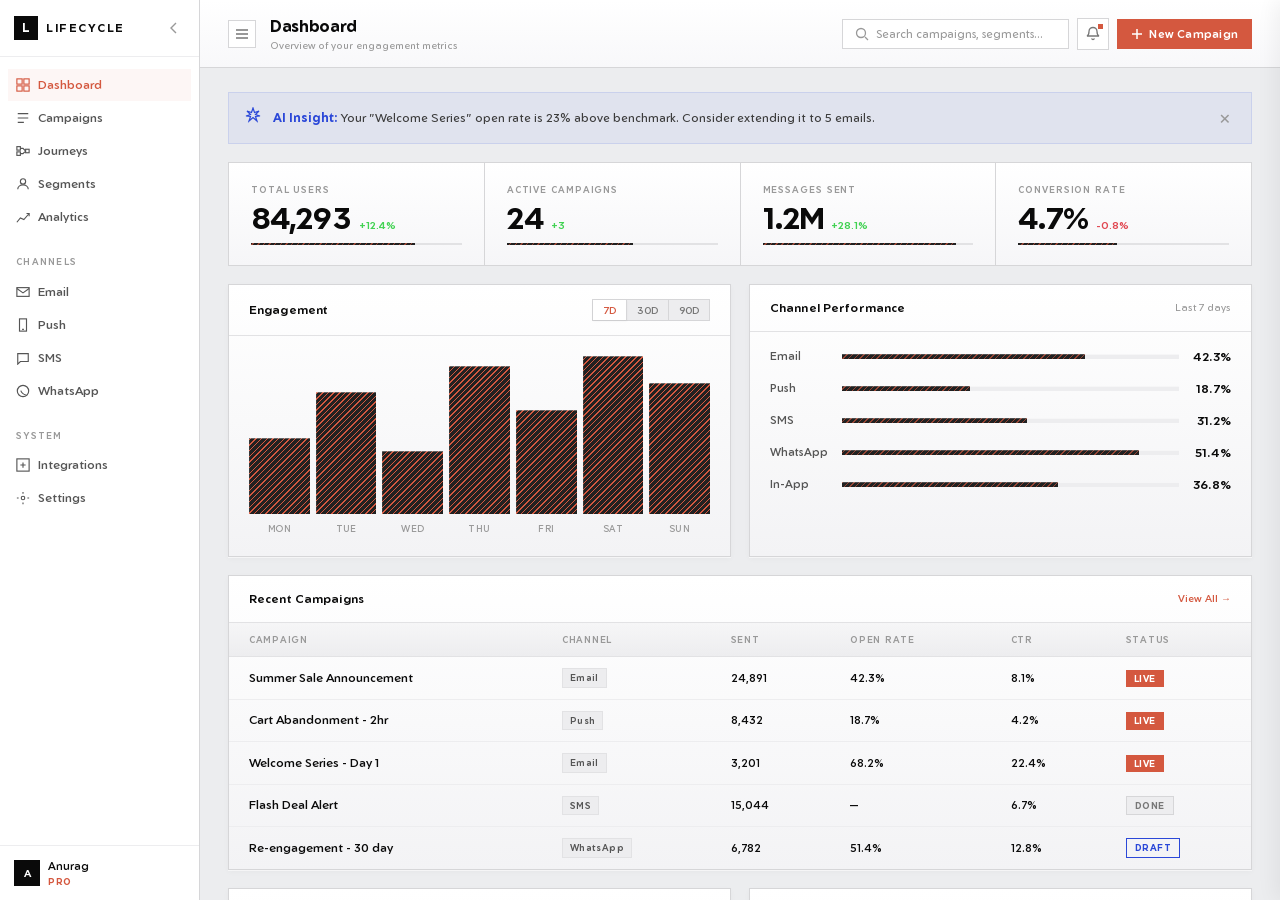
<file: index.html>
<!DOCTYPE html>
<html lang="en">
<head>
    <meta charset="UTF-8">
    <meta name="viewport" content="width=device-width, initial-scale=1.0">
    <title>Lifecycle — Dashboard</title>
    <link rel="stylesheet" href="styles.css">
</head>
<body>
    <div class="app">
        <!-- Sidebar -->
        <aside class="sidebar" id="sidebar">
            <div class="sidebar-header">
                <div class="logo">
                    <div class="logo-mark">L</div>
                    <span>LIFECYCLE</span>
                </div>
                <button class="sidebar-collapse-btn" id="sidebarCollapse" aria-label="Collapse sidebar">
                    <svg width="14" height="14" viewBox="0 0 14 14" fill="none">
                        <path d="M9 2L4 7L9 12" stroke="currentColor" stroke-width="1.4"/>
                    </svg>
                </button>
            </div>

            <nav class="sidebar-nav">
                <div class="nav-section">
                    <a href="#" class="nav-item active" data-page="dashboard">
                        <svg width="16" height="16" viewBox="0 0 16 16" fill="none">
                            <rect x="1" y="1" width="6" height="6" stroke="currentColor" stroke-width="1.3"/>
                            <rect x="9" y="1" width="6" height="6" stroke="currentColor" stroke-width="1.3"/>
                            <rect x="1" y="9" width="6" height="6" stroke="currentColor" stroke-width="1.3"/>
                            <rect x="9" y="9" width="6" height="6" stroke="currentColor" stroke-width="1.3"/>
                        </svg>
                        <span>Dashboard</span>
                    </a>
                    <a href="#" class="nav-item" data-page="campaigns">
                        <svg width="16" height="16" viewBox="0 0 16 16" fill="none">
                            <path d="M2 3H14M2 8H14M2 13H9" stroke="currentColor" stroke-width="1.3"/>
                        </svg>
                        <span>Campaigns</span>
                    </a>
                    <a href="#" class="nav-item" data-page="journeys">
                        <svg width="16" height="16" viewBox="0 0 16 16" fill="none">
                            <rect x="1" y="3" width="4" height="4" stroke="currentColor" stroke-width="1.3"/>
                            <rect x="11" y="6" width="4" height="4" stroke="currentColor" stroke-width="1.3"/>
                            <rect x="1" y="9" width="4" height="4" stroke="currentColor" stroke-width="1.3"/>
                            <path d="M5 5H8L11 8M5 11H8L11 8" stroke="currentColor" stroke-width="1.3"/>
                        </svg>
                        <span>Journeys</span>
                    </a>
                    <a href="#" class="nav-item" data-page="segments">
                        <svg width="16" height="16" viewBox="0 0 16 16" fill="none">
                            <circle cx="8" cy="5" r="3" stroke="currentColor" stroke-width="1.3"/>
                            <path d="M2 14C2 11.2 4.7 9 8 9C11.3 9 14 11.2 14 14" stroke="currentColor" stroke-width="1.3"/>
                        </svg>
                        <span>Segments</span>
                    </a>
                    <a href="#" class="nav-item" data-page="analytics">
                        <svg width="16" height="16" viewBox="0 0 16 16" fill="none">
                            <path d="M1 14L5 9L9 11L15 4" stroke="currentColor" stroke-width="1.3"/>
                            <path d="M12 4H15V7" stroke="currentColor" stroke-width="1.3"/>
                        </svg>
                        <span>Analytics</span>
                    </a>
                </div>

                <div class="nav-section">
                    <span class="nav-label">CHANNELS</span>
                    <a href="#" class="nav-item" data-page="email">
                        <svg width="16" height="16" viewBox="0 0 16 16" fill="none">
                            <rect x="1" y="3" width="14" height="10" stroke="currentColor" stroke-width="1.3"/>
                            <path d="M1 4L8 9L15 4" stroke="currentColor" stroke-width="1.3"/>
                        </svg>
                        <span>Email</span>
                    </a>
                    <a href="#" class="nav-item" data-page="push">
                        <svg width="16" height="16" viewBox="0 0 16 16" fill="none">
                            <rect x="4" y="1" width="8" height="14" stroke="currentColor" stroke-width="1.3"/>
                            <path d="M7 13H9" stroke="currentColor" stroke-width="1.3"/>
                        </svg>
                        <span>Push</span>
                    </a>
                    <a href="#" class="nav-item" data-page="sms">
                        <svg width="16" height="16" viewBox="0 0 16 16" fill="none">
                            <path d="M2 3H14V12H5L2 15V3Z" stroke="currentColor" stroke-width="1.3"/>
                        </svg>
                        <span>SMS</span>
                    </a>
                    <a href="#" class="nav-item" data-page="whatsapp">
                        <svg width="16" height="16" viewBox="0 0 16 16" fill="none">
                            <circle cx="8" cy="8" r="6.5" stroke="currentColor" stroke-width="1.3"/>
                            <path d="M5.5 7.5C5.5 7.5 6 9.5 8 11C10 12.5 11 12 11 12" stroke="currentColor" stroke-width="1.3"/>
                        </svg>
                        <span>WhatsApp</span>
                    </a>
                </div>

                <div class="nav-section">
                    <span class="nav-label">SYSTEM</span>
                    <a href="#" class="nav-item" data-page="integrations">
                        <svg width="16" height="16" viewBox="0 0 16 16" fill="none">
                            <rect x="1" y="1" width="14" height="14" stroke="currentColor" stroke-width="1.3"/>
                            <path d="M5 8H11M8 5V11" stroke="currentColor" stroke-width="1.3"/>
                        </svg>
                        <span>Integrations</span>
                    </a>
                    <a href="#" class="nav-item" data-page="settings">
                        <svg width="16" height="16" viewBox="0 0 16 16" fill="none">
                            <circle cx="8" cy="8" r="2" stroke="currentColor" stroke-width="1.3"/>
                            <path d="M8 1V3M8 13V15M1 8H3M13 8H15" stroke="currentColor" stroke-width="1.3"/>
                        </svg>
                        <span>Settings</span>
                    </a>
                </div>
            </nav>

            <div class="sidebar-footer">
                <div class="user-info">
                    <div class="user-avatar">A</div>
                    <div class="user-details">
                        <span class="user-name">Anurag</span>
                        <span class="user-plan">PRO</span>
                    </div>
                </div>
            </div>
        </aside>

        <!-- Main Content -->
        <main class="main">
            <!-- Top Bar -->
            <header class="topbar">
                <div class="topbar-left">
                    <button class="sidebar-toggle-btn" id="sidebarExpand" aria-label="Toggle sidebar">
                        <svg width="16" height="16" viewBox="0 0 16 16" fill="none">
                            <path d="M2 4H14M2 8H14M2 12H14" stroke="currentColor" stroke-width="1.4"/>
                        </svg>
                    </button>
                    <div class="topbar-title-group">
                        <h1 class="page-title">Dashboard</h1>
                        <span class="page-subtitle">Overview of your engagement metrics</span>
                    </div>
                </div>
                <div class="topbar-right">
                    <div class="search-box">
                        <svg width="14" height="14" viewBox="0 0 14 14" fill="none">
                            <circle cx="6" cy="6" r="4.5" stroke="currentColor" stroke-width="1.3"/>
                            <path d="M10 10L13 13" stroke="currentColor" stroke-width="1.3"/>
                        </svg>
                        <input type="text" placeholder="Search campaigns, segments..." />
                    </div>
                    <button class="topbar-icon-btn" id="notifBtn">
                        <svg width="16" height="16" viewBox="0 0 16 16" fill="none">
                            <path d="M12 5.5C12 3 10.2 1.5 8 1.5C5.8 1.5 4 3 4 5.5C4 9 2 10 2 10H14C14 10 12 9 12 5.5Z" stroke="currentColor" stroke-width="1.3"/>
                            <path d="M6.5 12.5C6.8 13 7.3 13.5 8 13.5C8.7 13.5 9.2 13 9.5 12.5" stroke="currentColor" stroke-width="1.3"/>
                        </svg>
                        <span class="notification-dot"></span>
                    </button>
                    <button class="btn-create" id="newCampaignBtn">
                        <svg width="12" height="12" viewBox="0 0 12 12" fill="none">
                            <path d="M6 1V11M1 6H11" stroke="currentColor" stroke-width="1.5"/>
                        </svg>
                        New Campaign
                    </button>
                </div>
            </header>

            <!-- Dashboard Content -->
            <div class="content">
                <!-- AI Assistant Banner -->
                <div class="ai-banner" id="aiBanner">
                    <div class="ai-banner-icon">
                        <svg width="16" height="16" viewBox="0 0 16 16" fill="none">
                            <path d="M8 1L9.5 5.5L14 4L10.5 7.5L15 9L10.5 9.5L12 14L8 10.5L4 14L5.5 9.5L1 9L5.5 7.5L2 4L6.5 5.5L8 1Z" stroke="currentColor" stroke-width="1.2"/>
                        </svg>
                    </div>
                    <div class="ai-banner-content">
                        <p class="ai-banner-text"><strong>AI Insight:</strong> <span id="aiInsightText">Your "Welcome Series" open rate is 23% above benchmark. Consider extending it to 5 emails.</span></p>
                    </div>
                    <button class="ai-banner-dismiss" id="aiBannerDismiss">×</button>
                </div>

                <!-- Stats Row -->
                <div class="stats-grid">
                    <div class="stat-card" data-tooltip="12.4% increase from last week">
                        <span class="stat-label">TOTAL USERS</span>
                        <div class="stat-row">
                            <span class="stat-value" data-target="84293">0</span>
                            <span class="stat-change up">+12.4%</span>
                        </div>
                        <div class="stat-bar"><div class="stat-bar-fill" style="width: 78%"></div></div>
                    </div>
                    <div class="stat-card" data-tooltip="3 new campaigns launched this week">
                        <span class="stat-label">ACTIVE CAMPAIGNS</span>
                        <div class="stat-row">
                            <span class="stat-value" data-target="24">0</span>
                            <span class="stat-change up">+3</span>
                        </div>
                        <div class="stat-bar"><div class="stat-bar-fill" style="width: 60%"></div></div>
                    </div>
                    <div class="stat-card" data-tooltip="Across all channels in last 30 days">
                        <span class="stat-label">MESSAGES SENT</span>
                        <div class="stat-row">
                            <span class="stat-value" data-target="1200000" data-suffix="M" data-divide="1000000">0</span>
                            <span class="stat-change up">+28.1%</span>
                        </div>
                        <div class="stat-bar"><div class="stat-bar-fill" style="width: 92%"></div></div>
                    </div>
                    <div class="stat-card" data-tooltip="Slight dip — review cart abandonment flow">
                        <span class="stat-label">CONVERSION RATE</span>
                        <div class="stat-row">
                            <span class="stat-value" data-target="4.7" data-suffix="%" data-decimal="true">0</span>
                            <span class="stat-change down">-0.8%</span>
                        </div>
                        <div class="stat-bar"><div class="stat-bar-fill" style="width: 47%"></div></div>
                    </div>
                </div>

                <!-- Main Grid -->
                <div class="grid-2col">
                    <!-- Chart -->
                    <div class="card">
                        <div class="card-head">
                            <h3>Engagement</h3>
                            <div class="toggle-group">
                                <button class="toggle-btn active">7D</button>
                                <button class="toggle-btn">30D</button>
                                <button class="toggle-btn">90D</button>
                            </div>
                        </div>
                        <div class="chart-body">
                            <div class="chart-grid">
                                <div class="chart-col" data-value="18,420">
                                    <div class="bar" style="height: 42%"></div>
                                    <span>Mon</span>
                                </div>
                                <div class="chart-col" data-value="29,180">
                                    <div class="bar" style="height: 68%"></div>
                                    <span>Tue</span>
                                </div>
                                <div class="chart-col" data-value="14,900">
                                    <div class="bar" style="height: 35%"></div>
                                    <span>Wed</span>
                                </div>
                                <div class="chart-col" data-value="35,640">
                                    <div class="bar" style="height: 82%"></div>
                                    <span>Thu</span>
                                </div>
                                <div class="chart-col" data-value="24,100">
                                    <div class="bar" style="height: 58%"></div>
                                    <span>Fri</span>
                                </div>
                                <div class="chart-col" data-value="41,300">
                                    <div class="bar" style="height: 91%"></div>
                                    <span>Sat</span>
                                </div>
                                <div class="chart-col" data-value="31,800">
                                    <div class="bar" style="height: 73%"></div>
                                    <span>Sun</span>
                                </div>
                            </div>
                        </div>
                    </div>

                    <!-- Channel Split -->
                    <div class="card">
                        <div class="card-head">
                            <h3>Channel Performance</h3>
                            <span class="card-period">Last 7 days</span>
                        </div>
                        <div class="channel-list">
                            <div class="channel-row">
                                <span class="channel-name">Email</span>
                                <div class="channel-bar-wrap"><div class="channel-bar" style="width: 72%"></div></div>
                                <span class="channel-val">42.3%</span>
                            </div>
                            <div class="channel-row">
                                <span class="channel-name">Push</span>
                                <div class="channel-bar-wrap"><div class="channel-bar" style="width: 38%"></div></div>
                                <span class="channel-val">18.7%</span>
                            </div>
                            <div class="channel-row">
                                <span class="channel-name">SMS</span>
                                <div class="channel-bar-wrap"><div class="channel-bar" style="width: 55%"></div></div>
                                <span class="channel-val">31.2%</span>
                            </div>
                            <div class="channel-row">
                                <span class="channel-name">WhatsApp</span>
                                <div class="channel-bar-wrap"><div class="channel-bar" style="width: 88%"></div></div>
                                <span class="channel-val">51.4%</span>
                            </div>
                            <div class="channel-row">
                                <span class="channel-name">In-App</span>
                                <div class="channel-bar-wrap"><div class="channel-bar" style="width: 64%"></div></div>
                                <span class="channel-val">36.8%</span>
                            </div>
                        </div>
                    </div>
                </div>

                <!-- Campaigns Table -->
                <div class="card">
                    <div class="card-head">
                        <h3>Recent Campaigns</h3>
                        <a href="#" class="card-action">View All →</a>
                    </div>
                    <div class="table-wrap">
                        <table>
                            <thead>
                                <tr>
                                    <th>CAMPAIGN</th>
                                    <th>CHANNEL</th>
                                    <th>SENT</th>
                                    <th>OPEN RATE</th>
                                    <th>CTR</th>
                                    <th>STATUS</th>
                                </tr>
                            </thead>
                            <tbody>
                                <tr>
                                    <td class="td-name">Summer Sale Announcement</td>
                                    <td><span class="badge">Email</span></td>
                                    <td class="td-num">24,891</td>
                                    <td class="td-num">42.3%</td>
                                    <td class="td-num">8.1%</td>
                                    <td><span class="status live">LIVE</span></td>
                                </tr>
                                <tr>
                                    <td class="td-name">Cart Abandonment - 2hr</td>
                                    <td><span class="badge">Push</span></td>
                                    <td class="td-num">8,432</td>
                                    <td class="td-num">18.7%</td>
                                    <td class="td-num">4.2%</td>
                                    <td><span class="status live">LIVE</span></td>
                                </tr>
                                <tr>
                                    <td class="td-name">Welcome Series - Day 1</td>
                                    <td><span class="badge">Email</span></td>
                                    <td class="td-num">3,201</td>
                                    <td class="td-num">68.2%</td>
                                    <td class="td-num">22.4%</td>
                                    <td><span class="status live">LIVE</span></td>
                                </tr>
                                <tr>
                                    <td class="td-name">Flash Deal Alert</td>
                                    <td><span class="badge">SMS</span></td>
                                    <td class="td-num">15,044</td>
                                    <td class="td-num">—</td>
                                    <td class="td-num">6.7%</td>
                                    <td><span class="status done">DONE</span></td>
                                </tr>
                                <tr>
                                    <td class="td-name">Re-engagement - 30 day</td>
                                    <td><span class="badge">WhatsApp</span></td>
                                    <td class="td-num">6,782</td>
                                    <td class="td-num">51.4%</td>
                                    <td class="td-num">12.8%</td>
                                    <td><span class="status draft">DRAFT</span></td>
                                </tr>
                            </tbody>
                        </table>
                    </div>
                </div>

                <!-- Bottom Grid -->
                <div class="grid-2col">
                    <!-- Active Journeys -->
                    <div class="card">
                        <div class="card-head">
                            <h3>Active Journeys</h3>
                            <a href="#" class="card-action">Manage →</a>
                        </div>
                        <div class="journey-list">
                            <div class="journey-row">
                                <div class="journey-info">
                                    <span class="journey-name">Onboarding Flow</span>
                                    <span class="journey-meta">5 steps · 12,340 users</span>
                                </div>
                                <div class="journey-bar-wrap"><div class="journey-bar" style="width: 72%"></div></div>
                                <span class="journey-pct">72%</span>
                            </div>
                            <div class="journey-row">
                                <div class="journey-info">
                                    <span class="journey-name">Post-Purchase Nurture</span>
                                    <span class="journey-meta">8 steps · 5,891 users</span>
                                </div>
                                <div class="journey-bar-wrap"><div class="journey-bar" style="width: 45%"></div></div>
                                <span class="journey-pct">45%</span>
                            </div>
                            <div class="journey-row">
                                <div class="journey-info">
                                    <span class="journey-name">Win-back Campaign</span>
                                    <span class="journey-meta">3 steps · 2,104 users</span>
                                </div>
                                <div class="journey-bar-wrap"><div class="journey-bar" style="width: 28%"></div></div>
                                <span class="journey-pct">28%</span>
                            </div>
                            <div class="journey-row">
                                <div class="journey-info">
                                    <span class="journey-name">Loyalty Tier Upgrade</span>
                                    <span class="journey-meta">4 steps · 890 users</span>
                                </div>
                                <div class="journey-bar-wrap"><div class="journey-bar" style="width: 91%"></div></div>
                                <span class="journey-pct">91%</span>
                            </div>
                        </div>
                    </div>

                    <!-- Activity Feed -->
                    <div class="card">
                        <div class="card-head">
                            <h3>Live Activity</h3>
                            <span class="live-indicator"><span class="live-dot"></span> Real-time</span>
                        </div>
                        <div class="feed" id="activityFeed">
                            <div class="feed-item feed-enter">
                                <div class="feed-dot"></div>
                                <div class="feed-body">
                                    <p><strong>Summer Sale</strong> campaign went live</p>
                                    <span>2 min ago</span>
                                </div>
                            </div>
                            <div class="feed-item">
                                <div class="feed-dot"></div>
                                <div class="feed-body">
                                    <p>Segment <strong>High-Value Churning</strong> created</p>
                                    <span>18 min ago</span>
                                </div>
                            </div>
                            <div class="feed-item">
                                <div class="feed-dot"></div>
                                <div class="feed-body">
                                    <p><strong>Welcome Series</strong> hit 68% open rate</p>
                                    <span>1 hr ago</span>
                                </div>
                            </div>
                            <div class="feed-item">
                                <div class="feed-dot"></div>
                                <div class="feed-body">
                                    <p>Shopify synced <strong>1,204</strong> new users</p>
                                    <span>3 hr ago</span>
                                </div>
                            </div>
                            <div class="feed-item">
                                <div class="feed-dot"></div>
                                <div class="feed-body">
                                    <p><strong>Flash Deal</strong> completed — 6.7% CTR</p>
                                    <span>5 hr ago</span>
                                </div>
                            </div>
                        </div>
                    </div>
                </div>
            </div>
        </main>
    </div>

    <!-- Tooltip -->
    <div class="tooltip" id="tooltip"></div>

    <!-- Notification Panel -->
    <div class="notif-panel" id="notifPanel">
        <div class="notif-header">
            <h4>Notifications</h4>
            <button class="notif-close" id="notifClose">×</button>
        </div>
        <div class="notif-list">
            <div class="notif-item unread">
                <div class="notif-dot"></div>
                <div class="notif-content">
                    <p><strong>Campaign Alert:</strong> "Summer Sale" exceeded 40% open rate</p>
                    <span>2 min ago</span>
                </div>
            </div>
            <div class="notif-item unread">
                <div class="notif-dot"></div>
                <div class="notif-content">
                    <p><strong>Segment Update:</strong> 1,204 users added from Shopify sync</p>
                    <span>3 hr ago</span>
                </div>
            </div>
            <div class="notif-item">
                <div class="notif-dot"></div>
                <div class="notif-content">
                    <p><strong>Journey Complete:</strong> Loyalty Tier at 91% completion</p>
                    <span>5 hr ago</span>
                </div>
            </div>
        </div>
    </div>

    <!-- Command Palette -->
    <div class="cmd-palette-overlay" id="cmdPalette">
        <div class="cmd-palette">
            <div class="cmd-palette-input">
                <svg width="16" height="16" viewBox="0 0 16 16" fill="none">
                    <circle cx="7" cy="7" r="5" stroke="currentColor" stroke-width="1.3"/>
                    <path d="M11 11L14 14" stroke="currentColor" stroke-width="1.3"/>
                </svg>
                <input type="text" id="cmdInput" placeholder="Type a command or search..." autocomplete="off" />
            </div>
            <div class="cmd-palette-results" id="cmdResults">
                <div class="cmd-result selected" data-action="new-campaign">
                    <div class="cmd-result-icon"><svg width="12" height="12" viewBox="0 0 12 12" fill="none"><path d="M6 1V11M1 6H11" stroke="currentColor" stroke-width="1.5"/></svg></div>
                    <div class="cmd-result-text"><span class="cmd-result-name">New Campaign</span><span class="cmd-result-desc">Create a new campaign from scratch</span></div>
                </div>
                <div class="cmd-result" data-action="new-journey">
                    <div class="cmd-result-icon"><svg width="12" height="12" viewBox="0 0 12 12" fill="none"><rect x="1" y="2" width="3" height="3" stroke="currentColor" stroke-width="1.2"/><rect x="8" y="4.5" width="3" height="3" stroke="currentColor" stroke-width="1.2"/><path d="M4 3.5H6L8 6" stroke="currentColor" stroke-width="1.2"/></svg></div>
                    <div class="cmd-result-text"><span class="cmd-result-name">New Journey</span><span class="cmd-result-desc">Build an automated customer journey</span></div>
                </div>
                <div class="cmd-result" data-action="create-segment">
                    <div class="cmd-result-icon"><svg width="12" height="12" viewBox="0 0 12 12" fill="none"><circle cx="6" cy="4" r="2.5" stroke="currentColor" stroke-width="1.2"/><path d="M2 11C2 8.8 3.8 7 6 7C8.2 7 10 8.8 10 11" stroke="currentColor" stroke-width="1.2"/></svg></div>
                    <div class="cmd-result-text"><span class="cmd-result-name">Create Segment</span><span class="cmd-result-desc">Define a new audience segment</span></div>
                </div>
                <div class="cmd-result" data-action="view-analytics">
                    <div class="cmd-result-icon"><svg width="12" height="12" viewBox="0 0 12 12" fill="none"><path d="M1 10L4 6L7 8L11 3" stroke="currentColor" stroke-width="1.2"/></svg></div>
                    <div class="cmd-result-text"><span class="cmd-result-name">View Analytics</span><span class="cmd-result-desc">Open the analytics dashboard</span></div>
                </div>
                <div class="cmd-result" data-action="settings">
                    <div class="cmd-result-icon"><svg width="12" height="12" viewBox="0 0 12 12" fill="none"><circle cx="6" cy="6" r="2" stroke="currentColor" stroke-width="1.2"/><path d="M6 1V2.5M6 9.5V11M1 6H2.5M9.5 6H11" stroke="currentColor" stroke-width="1.2"/></svg></div>
                    <div class="cmd-result-text"><span class="cmd-result-name">Settings</span><span class="cmd-result-desc">Manage account and preferences</span></div>
                </div>
            </div>
            <div class="cmd-palette-footer">
                <span class="cmd-shortcut"><kbd>↑↓</kbd> Navigate</span>
                <span class="cmd-shortcut"><kbd>↵</kbd> Select</span>
                <span class="cmd-shortcut"><kbd>Esc</kbd> Close</span>
            </div>
        </div>
    </div>

    <!-- Toast Notifications -->
    <div class="toast-container" id="toastContainer"></div>

    <script src="script.js"></script>
</body>
</html>
</file>
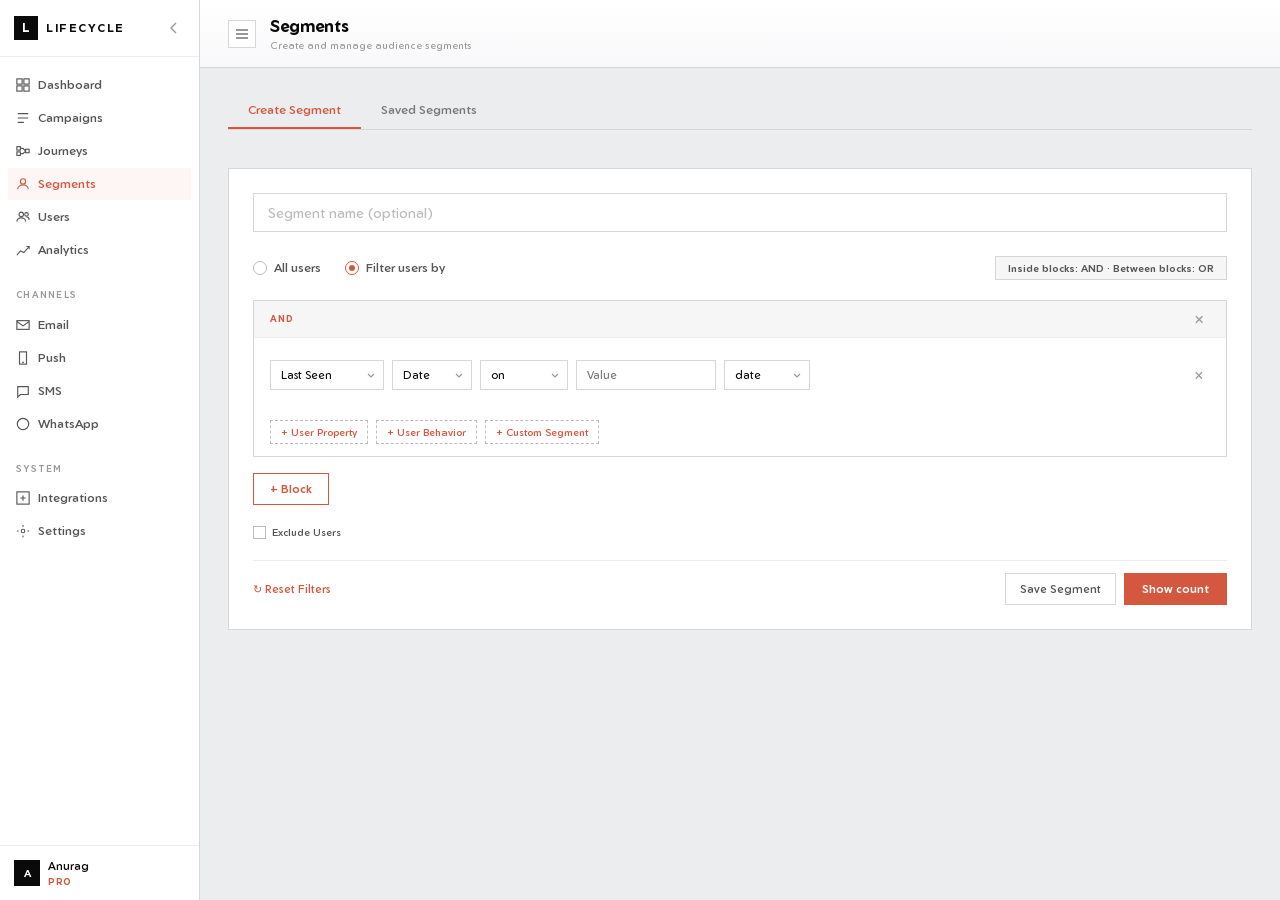
<file: segments.html>
<!DOCTYPE html>
<html lang="en">
<head>
    <meta charset="UTF-8">
    <meta name="viewport" content="width=device-width, initial-scale=1.0">
    <title>Lifecycle — Segments</title>
    <link rel="stylesheet" href="styles.css">
    <link rel="stylesheet" href="segments.css">
</head>
<body>
    <div class="app">
        <aside class="sidebar" id="sidebar">
            <div class="sidebar-header">
                <div class="logo"><div class="logo-mark">L</div><span>LIFECYCLE</span></div>
                <button class="sidebar-collapse-btn" id="sidebarCollapse"><svg width="14" height="14" viewBox="0 0 14 14" fill="none"><path d="M9 2L4 7L9 12" stroke="currentColor" stroke-width="1.4"/></svg></button>
            </div>
            <nav class="sidebar-nav">
                <div class="nav-section">
                    <a href="index.html" class="nav-item"><svg width="16" height="16" viewBox="0 0 16 16" fill="none"><rect x="1" y="1" width="6" height="6" stroke="currentColor" stroke-width="1.3"/><rect x="9" y="1" width="6" height="6" stroke="currentColor" stroke-width="1.3"/><rect x="1" y="9" width="6" height="6" stroke="currentColor" stroke-width="1.3"/><rect x="9" y="9" width="6" height="6" stroke="currentColor" stroke-width="1.3"/></svg><span>Dashboard</span></a>
                    <a href="#" class="nav-item"><svg width="16" height="16" viewBox="0 0 16 16" fill="none"><path d="M2 3H14M2 8H14M2 13H9" stroke="currentColor" stroke-width="1.3"/></svg><span>Campaigns</span></a>
                    <a href="#" class="nav-item"><svg width="16" height="16" viewBox="0 0 16 16" fill="none"><rect x="1" y="3" width="4" height="4" stroke="currentColor" stroke-width="1.3"/><rect x="11" y="6" width="4" height="4" stroke="currentColor" stroke-width="1.3"/><rect x="1" y="9" width="4" height="4" stroke="currentColor" stroke-width="1.3"/><path d="M5 5H8L11 8M5 11H8L11 8" stroke="currentColor" stroke-width="1.3"/></svg><span>Journeys</span></a>
                    <a href="segments.html" class="nav-item active"><svg width="16" height="16" viewBox="0 0 16 16" fill="none"><circle cx="8" cy="5" r="3" stroke="currentColor" stroke-width="1.3"/><path d="M2 14C2 11.2 4.7 9 8 9C11.3 9 14 11.2 14 14" stroke="currentColor" stroke-width="1.3"/></svg><span>Segments</span></a>
                    <a href="users.html" class="nav-item"><svg width="16" height="16" viewBox="0 0 16 16" fill="none"><circle cx="6" cy="5" r="2.5" stroke="currentColor" stroke-width="1.3"/><path d="M1 13C1 10.8 3.2 9 6 9C8.8 9 11 10.8 11 13" stroke="currentColor" stroke-width="1.3"/><circle cx="12" cy="5" r="2" stroke="currentColor" stroke-width="1.3"/><path d="M12 8C13.7 8 15 9.3 15 11" stroke="currentColor" stroke-width="1.3"/></svg><span>Users</span></a>
                    <a href="#" class="nav-item"><svg width="16" height="16" viewBox="0 0 16 16" fill="none"><path d="M1 14L5 9L9 11L15 4" stroke="currentColor" stroke-width="1.3"/><path d="M12 4H15V7" stroke="currentColor" stroke-width="1.3"/></svg><span>Analytics</span></a>
                </div>
                <div class="nav-section">
                    <span class="nav-label">CHANNELS</span>
                    <a href="#" class="nav-item"><svg width="16" height="16" viewBox="0 0 16 16" fill="none"><rect x="1" y="3" width="14" height="10" stroke="currentColor" stroke-width="1.3"/><path d="M1 4L8 9L15 4" stroke="currentColor" stroke-width="1.3"/></svg><span>Email</span></a>
                    <a href="#" class="nav-item"><svg width="16" height="16" viewBox="0 0 16 16" fill="none"><rect x="4" y="1" width="8" height="14" stroke="currentColor" stroke-width="1.3"/><path d="M7 13H9" stroke="currentColor" stroke-width="1.3"/></svg><span>Push</span></a>
                    <a href="#" class="nav-item"><svg width="16" height="16" viewBox="0 0 16 16" fill="none"><path d="M2 3H14V12H5L2 15V3Z" stroke="currentColor" stroke-width="1.3"/></svg><span>SMS</span></a>
                    <a href="#" class="nav-item"><svg width="16" height="16" viewBox="0 0 16 16" fill="none"><circle cx="8" cy="8" r="6.5" stroke="currentColor" stroke-width="1.3"/></svg><span>WhatsApp</span></a>
                </div>
                <div class="nav-section">
                    <span class="nav-label">SYSTEM</span>
                    <a href="#" class="nav-item"><svg width="16" height="16" viewBox="0 0 16 16" fill="none"><rect x="1" y="1" width="14" height="14" stroke="currentColor" stroke-width="1.3"/><path d="M5 8H11M8 5V11" stroke="currentColor" stroke-width="1.3"/></svg><span>Integrations</span></a>
                    <a href="#" class="nav-item"><svg width="16" height="16" viewBox="0 0 16 16" fill="none"><circle cx="8" cy="8" r="2" stroke="currentColor" stroke-width="1.3"/><path d="M8 1V3M8 13V15M1 8H3M13 8H15" stroke="currentColor" stroke-width="1.3"/></svg><span>Settings</span></a>
                </div>
            </nav>
            <div class="sidebar-footer"><div class="user-info"><div class="user-avatar">A</div><div class="user-details"><span class="user-name">Anurag</span><span class="user-plan">PRO</span></div></div></div>
        </aside>

        <main class="main">
            <header class="topbar">
                <div class="topbar-left">
                    <button class="sidebar-toggle-btn" id="sidebarExpand"><svg width="16" height="16" viewBox="0 0 16 16" fill="none"><path d="M2 4H14M2 8H14M2 12H14" stroke="currentColor" stroke-width="1.4"/></svg></button>
                    <div class="topbar-title-group">
                        <h1 class="page-title">Segments</h1>
                        <span class="page-subtitle">Create and manage audience segments</span>
                    </div>
                </div>
            </header>

            <div class="content">
                <!-- Page Tabs -->
                <div class="page-tabs">
                    <button class="page-tab active" data-tab="create">Create Segment</button>
                    <button class="page-tab" data-tab="saved">Saved Segments</button>
                </div>

                <!-- TAB: Create Segment -->
                <div class="tab-content" id="tabCreate">
                    <div class="segment-builder-card">
                        <!-- Segment Name -->
                        <div class="segment-name-row">
                            <input type="text" id="segmentNameInput" placeholder="Segment name (optional)" class="segment-name-input" />
                        </div>

                        <!-- Mode Toggle -->
                        <div class="builder-mode-row">
                            <label class="radio-label"><input type="radio" name="mode" value="all" /><span class="radio-custom"></span> All users</label>
                            <label class="radio-label"><input type="radio" name="mode" value="filter" checked /><span class="radio-custom"></span> Filter users by</label>
                            <button class="logic-toggle-btn" id="logicToggle">Inside blocks: AND · Between blocks: OR</button>
                        </div>

                        <div class="filter-area">
                            <div class="filter-groups" id="filterGroups"></div>
                            <div class="add-filter-row">
                                <button class="add-filter-btn" id="addFilterBtn">+ Block</button>
                            </div>
                            <div class="exclude-row">
                                <label class="checkbox-label"><input type="checkbox" id="excludeToggle" /><span class="checkbox-custom"></span> Exclude Users</label>
                            </div>
                            <div class="exclude-section" id="excludeSection" style="display:none">
                                <div class="filter-groups" id="excludeGroups"></div>
                                <div class="add-filter-row"><button class="add-filter-btn secondary" id="addExcludeFilterBtn">+ Exclude Block</button></div>
                            </div>
                        </div>

                        <div class="builder-actions-row">
                            <button class="reset-btn" id="resetBtn">↻ Reset Filters</button>
                            <div class="builder-actions-right">
                                <button class="actions-btn" id="saveSegmentBtn">Save Segment</button>
                                <button class="show-count-btn" id="showCountBtn">Show count</button>
                            </div>
                        </div>

                        <div class="query-results" id="queryResults" style="display:none">
                            <div class="results-header"><h4>Query Results</h4></div>
                            <table class="results-table">
                                <thead><tr><th>Query Time</th><th>Description</th><th>Source</th><th>User Count</th><th>Reachable Users</th></tr></thead>
                                <tbody id="queryResultsBody"></tbody>
                            </table>
                        </div>
                    </div>
                </div>

                <!-- TAB: Saved Segments -->
                <div class="tab-content" id="tabSaved" style="display:none">
                    <div class="card">
                        <div class="card-head"><h3>Saved Segments</h3><span class="card-period" id="savedCount">0 segments</span></div>
                        <div class="table-wrap">
                            <table>
                                <thead><tr><th>NAME</th><th>CONDITIONS</th><th>USERS</th><th>CREATED</th><th></th></tr></thead>
                                <tbody id="savedSegmentsBody"></tbody>
                            </table>
                        </div>
                    </div>
                </div>

                <!-- Segment Detail View -->
                <div class="tab-content" id="tabDetail" style="display:none">
                    <div class="card">
                        <div class="card-head">
                            <h3 id="detailTitle">Segment Detail</h3>
                            <button class="btn-back" id="backToSaved">← Back</button>
                        </div>
                        <div class="detail-content">
                            <div class="detail-meta">
                                <div class="detail-desc" id="detailDesc"></div>
                                <div class="detail-stats">
                                    <span class="detail-stat"><strong id="detailUserCount">0</strong> users</span>
                                    <span class="detail-stat">Created <span id="detailDate"></span></span>
                                </div>
                            </div>
                            <div class="detail-actions-row">
                                <button class="show-count-btn" id="exportBtn">Export Users</button>
                            </div>
                            <div class="detail-users-section">
                                <h4>Sample Users (10)</h4>
                                <div class="table-wrap">
                                    <table>
                                        <thead><tr><th>USER ID</th><th>EMAIL</th><th>CITY</th><th>PLAN</th><th>LTV</th><th>LAST ACTIVE</th></tr></thead>
                                        <tbody id="detailUsersBody"></tbody>
                                    </table>
                                </div>
                            </div>
                        </div>
                    </div>
                </div>

                <!-- Export Modal -->
                <div class="export-overlay" id="exportOverlay" style="display:none">
                    <div class="export-modal">
                        <div class="export-header">
                            <h3>Export Segment Users</h3>
                            <button class="export-close" id="exportClose">×</button>
                        </div>
                        <div class="export-body">
                            <p class="export-desc">Select user attributes to include in the CSV export:</p>
                            <div class="export-attrs" id="exportAttrs"></div>
                            <div class="export-select-actions">
                                <button class="filter-link" id="selectAllAttrs">Select All</button>
                                <button class="filter-link" id="deselectAllAttrs">Deselect All</button>
                            </div>
                        </div>
                        <div class="export-footer">
                            <button class="actions-btn" id="exportCancel">Cancel</button>
                            <button class="show-count-btn" id="exportConfirm">Download CSV</button>
                        </div>
                    </div>
                </div>
            </div>
        </main>
    </div>

    <div class="toast-container" id="toastContainer"></div>
    <script src="segments.js"></script>
</body>
</html>
</file>
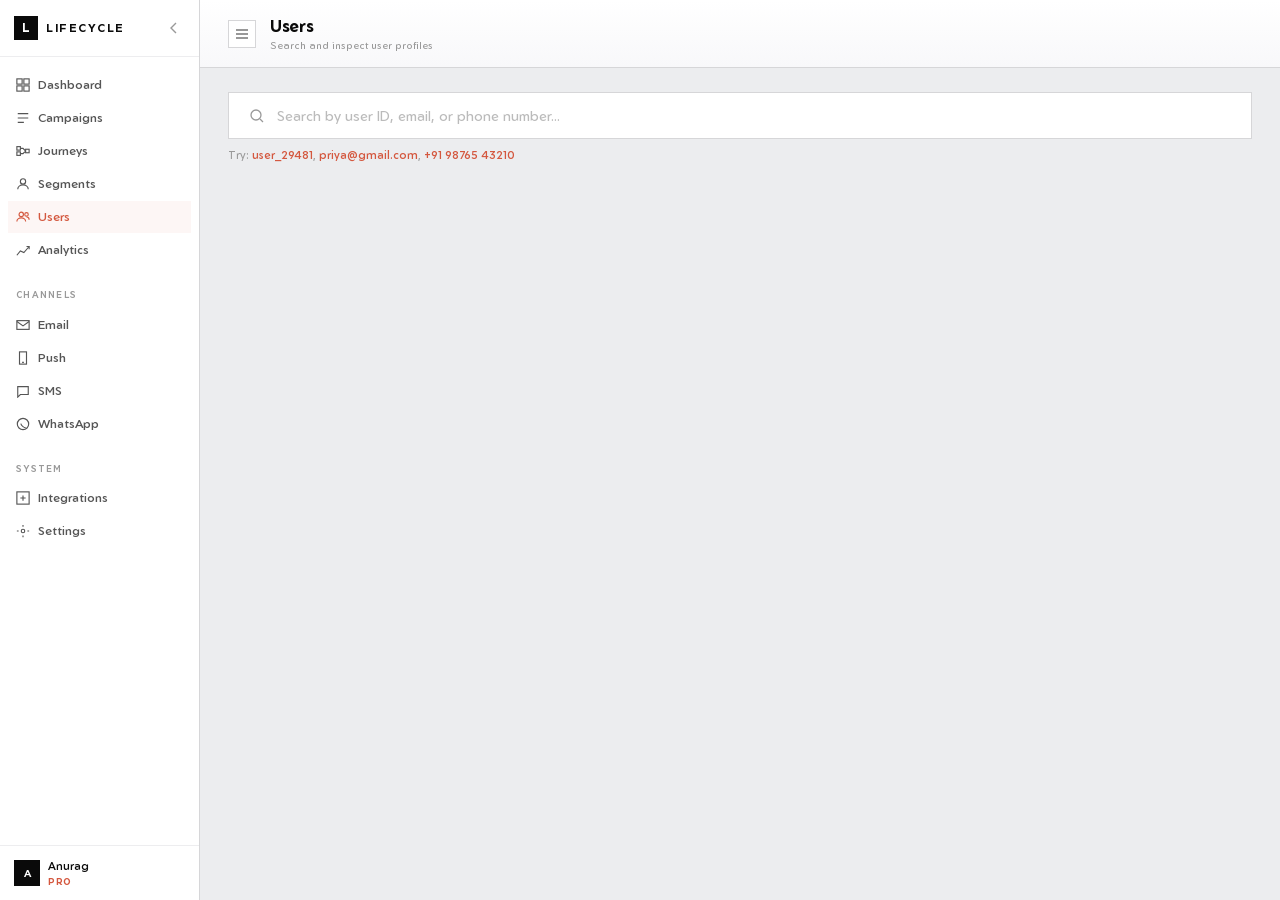
<file: users.html>
<!DOCTYPE html>
<html lang="en">
<head>
    <meta charset="UTF-8">
    <meta name="viewport" content="width=device-width, initial-scale=1.0">
    <title>Lifecycle — Users</title>
    <link rel="stylesheet" href="styles.css">
    <link rel="stylesheet" href="users.css">
</head>
<body>
    <div class="app">
        <aside class="sidebar" id="sidebar">
            <div class="sidebar-header">
                <div class="logo"><div class="logo-mark">L</div><span>LIFECYCLE</span></div>
                <button class="sidebar-collapse-btn" id="sidebarCollapse"><svg width="14" height="14" viewBox="0 0 14 14" fill="none"><path d="M9 2L4 7L9 12" stroke="currentColor" stroke-width="1.4"/></svg></button>
            </div>
            <nav class="sidebar-nav">
                <div class="nav-section">
                    <a href="index.html" class="nav-item"><svg width="16" height="16" viewBox="0 0 16 16" fill="none"><rect x="1" y="1" width="6" height="6" stroke="currentColor" stroke-width="1.3"/><rect x="9" y="1" width="6" height="6" stroke="currentColor" stroke-width="1.3"/><rect x="1" y="9" width="6" height="6" stroke="currentColor" stroke-width="1.3"/><rect x="9" y="9" width="6" height="6" stroke="currentColor" stroke-width="1.3"/></svg><span>Dashboard</span></a>
                    <a href="#" class="nav-item"><svg width="16" height="16" viewBox="0 0 16 16" fill="none"><path d="M2 3H14M2 8H14M2 13H9" stroke="currentColor" stroke-width="1.3"/></svg><span>Campaigns</span></a>
                    <a href="#" class="nav-item"><svg width="16" height="16" viewBox="0 0 16 16" fill="none"><rect x="1" y="3" width="4" height="4" stroke="currentColor" stroke-width="1.3"/><rect x="11" y="6" width="4" height="4" stroke="currentColor" stroke-width="1.3"/><rect x="1" y="9" width="4" height="4" stroke="currentColor" stroke-width="1.3"/><path d="M5 5H8L11 8M5 11H8L11 8" stroke="currentColor" stroke-width="1.3"/></svg><span>Journeys</span></a>
                    <a href="segments.html" class="nav-item"><svg width="16" height="16" viewBox="0 0 16 16" fill="none"><circle cx="8" cy="5" r="3" stroke="currentColor" stroke-width="1.3"/><path d="M2 14C2 11.2 4.7 9 8 9C11.3 9 14 11.2 14 14" stroke="currentColor" stroke-width="1.3"/></svg><span>Segments</span></a>
                    <a href="users.html" class="nav-item active"><svg width="16" height="16" viewBox="0 0 16 16" fill="none"><circle cx="6" cy="5" r="2.5" stroke="currentColor" stroke-width="1.3"/><path d="M1 13C1 10.8 3.2 9 6 9C8.8 9 11 10.8 11 13" stroke="currentColor" stroke-width="1.3"/><circle cx="12" cy="5" r="2" stroke="currentColor" stroke-width="1.3"/><path d="M12 8C13.7 8 15 9.3 15 11" stroke="currentColor" stroke-width="1.3"/></svg><span>Users</span></a>
                    <a href="#" class="nav-item"><svg width="16" height="16" viewBox="0 0 16 16" fill="none"><path d="M1 14L5 9L9 11L15 4" stroke="currentColor" stroke-width="1.3"/><path d="M12 4H15V7" stroke="currentColor" stroke-width="1.3"/></svg><span>Analytics</span></a>
                </div>
                <div class="nav-section">
                    <span class="nav-label">CHANNELS</span>
                    <a href="#" class="nav-item"><svg width="16" height="16" viewBox="0 0 16 16" fill="none"><rect x="1" y="3" width="14" height="10" stroke="currentColor" stroke-width="1.3"/><path d="M1 4L8 9L15 4" stroke="currentColor" stroke-width="1.3"/></svg><span>Email</span></a>
                    <a href="#" class="nav-item"><svg width="16" height="16" viewBox="0 0 16 16" fill="none"><rect x="4" y="1" width="8" height="14" stroke="currentColor" stroke-width="1.3"/><path d="M7 13H9" stroke="currentColor" stroke-width="1.3"/></svg><span>Push</span></a>
                    <a href="#" class="nav-item"><svg width="16" height="16" viewBox="0 0 16 16" fill="none"><path d="M2 3H14V12H5L2 15V3Z" stroke="currentColor" stroke-width="1.3"/></svg><span>SMS</span></a>
                    <a href="#" class="nav-item"><svg width="16" height="16" viewBox="0 0 16 16" fill="none"><circle cx="8" cy="8" r="6.5" stroke="currentColor" stroke-width="1.3"/><path d="M5.5 7.5C5.5 7.5 6 9.5 8 11C10 12.5 11 12 11 12" stroke="currentColor" stroke-width="1.3"/></svg><span>WhatsApp</span></a>
                </div>
                <div class="nav-section">
                    <span class="nav-label">SYSTEM</span>
                    <a href="#" class="nav-item"><svg width="16" height="16" viewBox="0 0 16 16" fill="none"><rect x="1" y="1" width="14" height="14" stroke="currentColor" stroke-width="1.3"/><path d="M5 8H11M8 5V11" stroke="currentColor" stroke-width="1.3"/></svg><span>Integrations</span></a>
                    <a href="#" class="nav-item"><svg width="16" height="16" viewBox="0 0 16 16" fill="none"><circle cx="8" cy="8" r="2" stroke="currentColor" stroke-width="1.3"/><path d="M8 1V3M8 13V15M1 8H3M13 8H15" stroke="currentColor" stroke-width="1.3"/></svg><span>Settings</span></a>
                </div>
            </nav>
            <div class="sidebar-footer">
                <div class="user-info"><div class="user-avatar">A</div><div class="user-details"><span class="user-name">Anurag</span><span class="user-plan">PRO</span></div></div>
            </div>
        </aside>

        <main class="main">
            <header class="topbar">
                <div class="topbar-left">
                    <button class="sidebar-toggle-btn" id="sidebarExpand"><svg width="16" height="16" viewBox="0 0 16 16" fill="none"><path d="M2 4H14M2 8H14M2 12H14" stroke="currentColor" stroke-width="1.4"/></svg></button>
                    <div class="topbar-title-group">
                        <h1 class="page-title">Users</h1>
                        <span class="page-subtitle">Search and inspect user profiles</span>
                    </div>
                </div>
            </header>

            <div class="content">
                <!-- Search -->
                <div class="user-search-section">
                    <div class="user-search-box">
                        <svg width="16" height="16" viewBox="0 0 16 16" fill="none">
                            <circle cx="7" cy="7" r="5" stroke="currentColor" stroke-width="1.3"/>
                            <path d="M11 11L14 14" stroke="currentColor" stroke-width="1.3"/>
                        </svg>
                        <input type="text" id="userSearchInput" placeholder="Search by user ID, email, or phone number..." autocomplete="off" />
                    </div>
                    <div class="user-search-hint">Try: <span class="hint-example" data-val="user_29481">user_29481</span>, <span class="hint-example" data-val="priya@gmail.com">priya@gmail.com</span>, <span class="hint-example" data-val="+91 98765 43210">+91 98765 43210</span></div>
                </div>

                <!-- Results -->
                <div class="user-results" id="userResults" style="display:none">
                    <div class="card">
                        <div class="card-head"><h3>Results</h3><span class="card-period" id="resultCount"></span></div>
                        <div class="table-wrap">
                            <table>
                                <thead><tr><th>USER ID</th><th>EMAIL</th><th>PHONE</th><th>PLAN</th><th>LAST ACTIVE</th></tr></thead>
                                <tbody id="userResultsBody"></tbody>
                            </table>
                        </div>
                    </div>
                </div>

                <!-- User Profile Panel -->
                <div class="user-profile" id="userProfile" style="display:none">
                    <div class="card">
                        <div class="card-head">
                            <h3 id="profileTitle">User Profile</h3>
                            <button class="btn-cancel" id="closeProfile">← Back to results</button>
                        </div>
                        <div class="profile-content">
                            <div class="profile-grid">
                                <div class="profile-section">
                                    <h4>User Details</h4>
                                    <div class="profile-fields" id="profileFields"></div>
                                </div>
                                <div class="profile-section">
                                    <h4>Segments</h4>
                                    <div class="profile-segments" id="profileSegments"></div>
                                </div>
                            </div>

                            <div class="profile-section events-section">
                                <div class="events-header">
                                    <h4>Event Timeline</h4>
                                    <div class="events-filter">
                                        <input type="text" id="eventFilter" placeholder="Filter events..." class="condition-input" />
                                    </div>
                                </div>
                                <div class="events-table-wrap">
                                    <table class="events-table">
                                        <thead>
                                            <tr>
                                                <th>EVENT NAME</th>
                                                <th>ATTRIBUTES</th>
                                                <th>TIMESTAMP</th>
                                            </tr>
                                        </thead>
                                        <tbody id="eventsBody"></tbody>
                                    </table>
                                </div>
                            </div>
                        </div>
                    </div>
                </div>
            </div>
        </main>
    </div>

    <div class="toast-container" id="toastContainer"></div>
    <script src="users.js"></script>
</body>
</html>
</file>
<file: styles.css>
/* ===== GEOM FONT ===== */
@font-face { font-family: 'Geom'; src: url('fonts/Geom-Regular.woff2') format('woff2'); font-weight: 400; font-style: normal; font-display: swap; }
@font-face { font-family: 'Geom'; src: url('fonts/Geom-Medium.woff2') format('woff2'); font-weight: 500; font-style: normal; font-display: swap; }
@font-face { font-family: 'Geom'; src: url('fonts/Geom-SemiBold.woff2') format('woff2'); font-weight: 600; font-style: normal; font-display: swap; }
@font-face { font-family: 'Geom'; src: url('fonts/Geom-Bold.woff2') format('woff2'); font-weight: 700; font-style: normal; font-display: swap; }
@font-face { font-family: 'Geom'; src: url('fonts/Geom-Black.woff2') format('woff2'); font-weight: 900; font-style: normal; font-display: swap; }

*, *::before, *::after { margin: 0; padding: 0; box-sizing: border-box; }

:root {
    --bg: #ecedef;
    --surface: #f4f4f6;
    --white: #ffffff;
    --black: #0a0a0a;
    --grey-900: #1a1a1a;
    --grey-800: #2d2d2d;
    --grey-700: #3d3d3d;
    --grey-600: #555;
    --grey-500: #777;
    --grey-400: #999;
    --grey-300: #bbb;
    --grey-200: #d6d6d8;
    --grey-150: #e2e2e4;
    --grey-100: #ededef;
    --grey-50: #f6f6f7;
    --blue: #2B48D8;
    --blue-light: rgba(43, 72, 216, 0.06);
    --blue-glow: rgba(43, 72, 216, 0.12);
    --red: #D4583F;
    --red-light: rgba(212, 88, 63, 0.05);
    --green: #41D252;
    --green-subtle: rgba(65, 210, 82, 0.08);
    --negative: #E14751;
    --negative-subtle: rgba(225, 71, 81, 0.08);
    --font: 'Geom', sans-serif;
    --sidebar-w: 200px;
}

html { -webkit-font-smoothing: antialiased; }
body {
    font-family: var(--font);
    background: var(--bg);
    color: var(--black);
    font-size: 13px;
    line-height: 1.5;
}
a { text-decoration: none; color: inherit; }
button { border: none; background: none; cursor: pointer; font-family: var(--font); }
table { width: 100%; border-collapse: collapse; }

/* ===== BRUSHED METAL TEXTURE ===== */

/* ===== LAYOUT ===== */
.app { display: flex; height: 100vh; overflow: hidden; position: relative; }

/* ===== SIDEBAR — WHITE, SLIM ===== */
.sidebar {
    width: var(--sidebar-w);
    background: var(--white);
    border-right: 1px solid var(--grey-200);
    display: flex;
    flex-direction: column;
    flex-shrink: 0;
    overflow-y: auto;
    transition: width 0.25s cubic-bezier(0.4, 0, 0.2, 1), transform 0.25s cubic-bezier(0.4, 0, 0.2, 1);
}

.sidebar.collapsed { width: 0; overflow: hidden; border: none; }

.sidebar-header {
    padding: 16px 14px;
    border-bottom: 1px solid var(--grey-100);
    display: flex;
    align-items: center;
    justify-content: space-between;
}

.logo { display: flex; align-items: center; gap: 8px; }

.logo-mark {
    width: 24px; height: 24px;
    background: var(--black); color: var(--white);
    display: flex; align-items: center; justify-content: center;
    font-size: 12px; font-weight: 700;
}

.logo span { font-size: 11px; font-weight: 700; letter-spacing: 0.14em; color: var(--black); }

.sidebar-collapse-btn {
    width: 22px; height: 22px;
    display: flex; align-items: center; justify-content: center;
    color: var(--grey-400);
    transition: all 0.15s;
}
.sidebar-collapse-btn:hover { color: var(--black); }

.sidebar-nav { flex: 1; padding: 12px 8px; display: flex; flex-direction: column; gap: 18px; }

.nav-section { display: flex; flex-direction: column; gap: 1px; }

.nav-label { font-size: 9px; font-weight: 600; letter-spacing: 0.14em; color: var(--grey-400); padding: 4px 8px 6px; }

.nav-item {
    display: flex; align-items: center; gap: 8px;
    padding: 7px 8px; color: var(--grey-600);
    font-size: 12px; font-weight: 450;
    transition: all 0.12s;
}
.nav-item:hover { color: var(--black); background: var(--grey-50); }
.nav-item.active { color: var(--red); background: var(--red-light); font-weight: 500; }
.nav-item svg { flex-shrink: 0; width: 14px; height: 14px; }

.sidebar-footer { padding: 12px 14px; border-top: 1px solid var(--grey-100); }
.user-info { display: flex; align-items: center; gap: 8px; }
.user-avatar { width: 26px; height: 26px; background: var(--black); color: var(--white); display: flex; align-items: center; justify-content: center; font-size: 10px; font-weight: 700; }
.user-details { display: flex; flex-direction: column; }
.user-name { font-size: 11px; font-weight: 500; }
.user-plan { font-size: 9px; font-weight: 700; letter-spacing: 0.06em; color: var(--red); }

/* ===== MAIN ===== */
.main { flex: 1; display: flex; flex-direction: column; overflow-y: auto; }

/* ===== TOPBAR ===== */
.topbar {
    display: flex; align-items: center; justify-content: space-between;
    padding: 14px 28px;
    background: linear-gradient(180deg, #ffffff 0%, #f8f8fa 100%);
    border-bottom: 1px solid var(--grey-200);
    flex-shrink: 0;
    position: relative;
}
.topbar::after { content: ''; position: absolute; top: 0; left: 0; right: 0; height: 1px; background: rgba(255,255,255,0.9); }

.topbar-left { display: flex; align-items: center; gap: 14px; }

.sidebar-toggle-btn {
    width: 28px; height: 28px;
    display: flex; align-items: center; justify-content: center;
    border: 1px solid var(--grey-200); color: var(--grey-500);
    background: var(--white); transition: all 0.12s;
}
.sidebar-toggle-btn:hover { color: var(--black); border-color: var(--red); }

.topbar-title-group { display: flex; flex-direction: column; gap: 0; }
.page-title { font-size: 16px; font-weight: 700; letter-spacing: -0.02em; }
.page-subtitle { font-size: 10px; color: var(--grey-400); font-weight: 400; }

.topbar-right { display: flex; align-items: center; gap: 8px; }

.search-box {
    display: flex; align-items: center; gap: 7px;
    padding: 7px 12px; background: var(--white);
    border: 1px solid var(--grey-200); color: var(--grey-400);
    transition: border-color 0.15s;
}
.search-box:focus-within { border-color: var(--red); box-shadow: 0 0 0 2px var(--red-light); }
.search-box input { border: none; background: none; outline: none; font-family: var(--font); font-size: 11px; width: 180px; color: var(--black); }
.search-box input::placeholder { color: var(--grey-400); }

.topbar-icon-btn {
    width: 32px; height: 32px;
    display: flex; align-items: center; justify-content: center;
    border: 1px solid var(--grey-200); color: var(--grey-500);
    background: var(--white); position: relative; transition: all 0.12s;
}
.topbar-icon-btn:hover { border-color: var(--red); color: var(--red); }

.notification-dot { position: absolute; top: 5px; right: 5px; width: 5px; height: 5px; background: var(--red); animation: pulse 2s infinite; }
@keyframes pulse { 0%,100%{opacity:1} 50%{opacity:0.4} }

.btn-create {
    display: flex; align-items: center; gap: 6px;
    padding: 8px 14px; background: var(--red); color: var(--white);
    font-size: 11px; font-weight: 600; letter-spacing: 0.02em;
    transition: all 0.15s;
}
.btn-create:hover { background: #b84832; transform: translateY(-1px); box-shadow: 0 4px 12px rgba(212,88,63,0.2); }

/* ===== AI BANNER ===== */
.ai-banner {
    display: flex; align-items: center; gap: 12px;
    padding: 12px 16px;
    background: var(--blue-light);
    border: 1px solid rgba(43,72,216,0.12);
    animation: slideDown 0.4s ease;
}
.ai-banner-icon { color: var(--blue); flex-shrink: 0; }
.ai-banner-content { flex: 1; }
.ai-banner-text { font-size: 12px; color: var(--grey-700); }
.ai-banner-text strong { color: var(--blue); }
.ai-banner-dismiss { font-size: 18px; color: var(--grey-400); padding: 4px; line-height: 1; transition: color 0.1s; }
.ai-banner-dismiss:hover { color: var(--black); }
.ai-banner.hidden { display: none; }

@keyframes slideDown { from { opacity: 0; transform: translateY(-8px); } to { opacity: 1; transform: translateY(0); } }

/* ===== CONTENT ===== */
.content { padding: 24px 28px; display: flex; flex-direction: column; gap: 18px; }

/* ===== STATS ===== */
.stats-grid { display: grid; grid-template-columns: repeat(4, 1fr); gap: 1px; background: var(--grey-200); border: 1px solid var(--grey-200); }

.stat-card {
    background: linear-gradient(180deg, #ffffff 0%, #f6f6f8 100%);
    padding: 20px 22px;
    display: flex; flex-direction: column; gap: 6px;
    position: relative; overflow: hidden;
    transition: all 0.2s;
    cursor: default;
}
.stat-card::before { content: ''; position: absolute; top: 0; left: 0; right: 0; height: 1px; background: rgba(255,255,255,0.9); }
.stat-card:hover { background: linear-gradient(180deg, #ffffff 0%, #fdf5f3 100%); }
.stat-card:hover .stat-value { color: var(--red); }

.stat-label { font-size: 9px; font-weight: 600; letter-spacing: 0.1em; color: var(--grey-400); }
.stat-row { display: flex; align-items: baseline; gap: 8px; }
.stat-value { font-size: 30px; font-weight: 700; letter-spacing: -0.03em; line-height: 1; transition: color 0.2s; }
.stat-change { font-size: 10px; font-weight: 600; }
.stat-change.up { color: var(--green); }
.stat-change.down { color: var(--negative); }

.stat-bar { height: 2px; background: var(--grey-150); margin-top: 4px; }
.stat-bar-fill {
    height: 100%;
    background: #212121;
    background-image: repeating-linear-gradient(-45deg, transparent, transparent 3px, rgba(212, 88, 63, 0.65) 3px, rgba(212, 88, 63, 0.65) 4px);
    transition: width 1s cubic-bezier(0.4,0,0.2,1);
}

/* ===== CARDS ===== */
.card {
    background: linear-gradient(180deg, #ffffff 0%, #f3f3f5 100%);
    border: 1px solid var(--grey-200);
    overflow: hidden; position: relative;
    box-shadow: 0 1px 0 rgba(255,255,255,0.6), 0 2px 6px rgba(0,0,0,0.03);
    transition: box-shadow 0.2s, transform 0.2s;
}
.card::before { content:''; position: absolute; top:0; left:0; right:0; height:1px; background: rgba(255,255,255,0.9); z-index:1; }
.card:hover { box-shadow: 0 1px 0 rgba(255,255,255,0.6), 0 4px 16px rgba(0,0,0,0.06); transform: translateY(-1px); }

.card-head {
    display: flex; align-items: center; justify-content: space-between;
    padding: 14px 20px;
    border-bottom: 1px solid var(--grey-150);
    background: linear-gradient(180deg, rgba(255,255,255,0.5) 0%, transparent 100%);
}
.card-head h3 { font-size: 12px; font-weight: 600; letter-spacing: 0.01em; }
.card-action { font-size: 10px; font-weight: 500; color: var(--red); transition: all 0.12s; }
.card-action:hover { color: var(--black); transform: translateX(2px); }
.card-period { font-size: 10px; color: var(--grey-400); }

.toggle-group { display: flex; border: 1px solid var(--grey-200); background: var(--grey-100); }
.toggle-btn { padding: 4px 10px; font-size: 10px; font-weight: 500; color: var(--grey-500); border-right: 1px solid var(--grey-200); transition: all 0.12s; }
.toggle-btn:last-child { border-right: none; }
.toggle-btn.active { background: var(--white); color: var(--red); box-shadow: 0 1px 2px rgba(0,0,0,0.06); }
.toggle-btn:hover:not(.active) { color: var(--black); }

.grid-2col { display: grid; grid-template-columns: 1fr 1fr; gap: 18px; }

/* ===== CHART ===== */
.chart-body { padding: 20px; height: 220px; }
.chart-grid { display: flex; align-items: flex-end; gap: 6px; height: 100%; }

.chart-col {
    flex: 1; display: flex; flex-direction: column; align-items: center;
    height: 100%; justify-content: flex-end; gap: 8px;
    position: relative; cursor: pointer;
}

.chart-col .bar {
    width: 100%;
    background: #212121;
    background-image: repeating-linear-gradient(
        -45deg,
        transparent,
        transparent 3px,
        #D4583F 3px,
        #D4583F 4px
    );
    transition: height 0.4s cubic-bezier(0.4,0,0.2,1), opacity 0.2s;
    position: relative;
}
.chart-col .bar::before { content:''; position: absolute; top:0; left:0; right:0; height:1px; background: rgba(255,255,255,0.3); }
.chart-col .bar::after { content:''; position: absolute; top:0; left:0; width:1px; bottom:0; background: rgba(255,255,255,0.1); }

.chart-col:hover .bar { opacity: 0.8; }
.chart-col span { font-size: 9px; color: var(--grey-400); font-weight: 500; text-transform: uppercase; letter-spacing: 0.04em; }

/* Chart tooltip on hover */
.chart-col::after {
    content: attr(data-value);
    position: absolute; top: -28px;
    background: var(--black); color: var(--white);
    padding: 3px 8px; font-size: 10px; font-weight: 500;
    white-space: nowrap; opacity: 0; transform: translateY(4px);
    transition: all 0.15s; pointer-events: none;
}
.chart-col:hover::after { opacity: 1; transform: translateY(0); }

/* ===== CHANNEL LIST ===== */
.channel-list { padding: 16px 20px; display: flex; flex-direction: column; gap: 14px; }
.channel-row { display: flex; align-items: center; gap: 12px; transition: transform 0.15s; }
.channel-row:hover { transform: translateX(3px); }
.channel-name { width: 60px; font-size: 11px; font-weight: 500; color: var(--grey-600); }
.channel-bar-wrap { flex: 1; height: 5px; background: var(--grey-100); position: relative; overflow: hidden; }
.channel-bar-wrap::before { content:''; position: absolute; top:0; left:0; right:0; height:1px; background: rgba(255,255,255,0.5); }
.channel-bar {
    height: 100%;
    background: #212121;
    background-image: repeating-linear-gradient(-45deg, transparent, transparent 3px, rgba(212, 88, 63, 0.65) 3px, rgba(212, 88, 63, 0.65) 4px);
    transition: width 0.6s cubic-bezier(0.4,0,0.2,1);
    position: relative;
}
.channel-bar::after { content:''; position: absolute; top:0; left:0; right:0; height:1px; background: rgba(255,255,255,0.2); }
.channel-val { font-size: 12px; font-weight: 600; width: 40px; text-align: right; }

/* ===== TABLE ===== */
.table-wrap { overflow-x: auto; }
table thead th { text-align: left; padding: 10px 20px; font-size: 9px; font-weight: 600; color: var(--grey-400); letter-spacing: 0.08em; border-bottom: 1px solid var(--grey-150); background: linear-gradient(180deg, var(--grey-50) 0%, var(--grey-100) 100%); }
table tbody td { padding: 11px 20px; font-size: 12px; border-bottom: 1px solid var(--grey-100); transition: background 0.1s; }
table tbody tr:last-child td { border-bottom: none; }
table tbody tr { transition: all 0.15s; cursor: pointer; }
table tbody tr:hover { background: var(--red-light); }
table tbody tr:hover .td-name { color: var(--red); }
.td-name { font-weight: 500; transition: color 0.15s; }
.td-num { font-weight: 500; font-size: 11px; }

.badge { display: inline-block; padding: 2px 7px; background: var(--grey-100); border: 1px solid var(--grey-150); font-size: 9px; font-weight: 600; letter-spacing: 0.04em; color: var(--grey-600); }
.status { display: inline-block; padding: 2px 8px; font-size: 9px; font-weight: 700; letter-spacing: 0.06em; }
.status.live { background: var(--red); color: var(--white); }
.status.done { background: var(--grey-100); border: 1px solid var(--grey-200); color: var(--grey-500); }
.status.draft { border: 1px solid var(--blue); color: var(--blue); }

/* ===== JOURNEYS ===== */
.journey-list { padding: 12px 20px; display: flex; flex-direction: column; gap: 2px; }
.journey-row { display: flex; align-items: center; gap: 14px; padding: 10px 0; border-bottom: 1px solid var(--grey-100); transition: all 0.15s; cursor: pointer; }
.journey-row:last-child { border-bottom: none; }
.journey-row:hover { padding-left: 6px; }
.journey-row:hover .journey-name { color: var(--red); }
.journey-info { flex: 1; display: flex; flex-direction: column; gap: 1px; }
.journey-name { font-size: 12px; font-weight: 500; transition: color 0.15s; }
.journey-meta { font-size: 10px; color: var(--grey-400); }
.journey-bar-wrap { width: 80px; height: 3px; background: var(--grey-150); }
.journey-bar {
    height: 100%;
    background: #212121;
    background-image: repeating-linear-gradient(-45deg, transparent, transparent 3px, rgba(212, 88, 63, 0.65) 3px, rgba(212, 88, 63, 0.65) 4px);
    transition: width 0.6s cubic-bezier(0.4,0,0.2,1);
}
.journey-pct { font-size: 11px; font-weight: 600; width: 28px; text-align: right; }

/* ===== ACTIVITY FEED ===== */
.feed { padding: 12px 20px; display: flex; flex-direction: column; max-height: 260px; overflow: hidden; }
.feed-item { display: flex; gap: 10px; padding: 10px 0; border-bottom: 1px solid var(--grey-100); animation: feedIn 0.3s ease; }
.feed-item:last-child { border-bottom: none; }
.feed-dot { width: 5px; height: 5px; background: var(--grey-300); margin-top: 6px; flex-shrink: 0; }
.feed-item:first-child .feed-dot { background: var(--red); box-shadow: 0 0 6px var(--red-light); }
.feed-body { display: flex; flex-direction: column; gap: 2px; }
.feed-body p { font-size: 11px; color: var(--grey-600); }
.feed-body p strong { color: var(--black); font-weight: 600; }
.feed-body span { font-size: 9px; color: var(--grey-400); }

.live-indicator { display: flex; align-items: center; gap: 5px; font-size: 10px; color: var(--grey-400); }
.live-dot { width: 6px; height: 6px; background: var(--red); animation: pulse 1.5s infinite; }

@keyframes feedIn { from { opacity: 0; transform: translateX(-8px); } to { opacity: 1; transform: translateX(0); } }

/* ===== TOOLTIP ===== */
.tooltip {
    position: fixed; z-index: 10000;
    background: var(--black); color: var(--white);
    padding: 6px 10px; font-size: 10px; font-weight: 500;
    pointer-events: none; opacity: 0;
    transition: opacity 0.15s;
    max-width: 200px;
}
.tooltip.visible { opacity: 1; }

/* ===== NOTIFICATION PANEL ===== */
.notif-panel {
    position: fixed; top: 0; right: 0; bottom: 0; width: 320px;
    background: var(--white); border-left: 1px solid var(--grey-200);
    z-index: 5000; transform: translateX(100%);
    transition: transform 0.25s cubic-bezier(0.4,0,0.2,1);
    box-shadow: -4px 0 20px rgba(0,0,0,0.06);
    display: flex; flex-direction: column;
}
.notif-panel.open { transform: translateX(0); }
.notif-header { display: flex; align-items: center; justify-content: space-between; padding: 16px 20px; border-bottom: 1px solid var(--grey-100); }
.notif-header h4 { font-size: 13px; font-weight: 600; }
.notif-close { font-size: 20px; color: var(--grey-400); padding: 4px; line-height: 1; }
.notif-close:hover { color: var(--black); }
.notif-list { flex: 1; overflow-y: auto; padding: 12px 0; }
.notif-item { display: flex; gap: 10px; padding: 12px 20px; transition: background 0.12s; cursor: pointer; }
.notif-item:hover { background: var(--red-light); }
.notif-item.unread .notif-dot { background: var(--red); }
.notif-dot { width: 6px; height: 6px; background: var(--grey-300); margin-top: 6px; flex-shrink: 0; }
.notif-content p { font-size: 12px; color: var(--grey-700); }
.notif-content p strong { color: var(--black); }
.notif-content span { font-size: 10px; color: var(--grey-400); }

/* ===== TOAST NOTIFICATIONS ===== */
.toast-container { position: fixed; bottom: 24px; right: 24px; z-index: 8000; display: flex; flex-direction: column; gap: 8px; }
.toast {
    background: var(--white); border: 1px solid var(--grey-200);
    padding: 12px 16px; min-width: 260px;
    box-shadow: 0 4px 16px rgba(0,0,0,0.08);
    animation: toastIn 0.3s ease;
    display: flex; align-items: center; gap: 10px;
    font-size: 12px; font-weight: 450;
    transition: all 0.3s;
}
.toast.leaving { opacity: 0; transform: translateX(20px); }
.toast-icon { width: 8px; height: 8px; background: var(--blue); flex-shrink: 0; }
.toast-icon.red { background: var(--red); }

@keyframes toastIn { from { opacity: 0; transform: translateY(12px); } to { opacity: 1; transform: translateY(0); } }

/* ===== COMMAND PALETTE (Cmd+K) ===== */
.cmd-palette-overlay {
    position: fixed; inset: 0; background: rgba(0,0,0,0.4);
    z-index: 9000; display: none; align-items: flex-start; justify-content: center;
    padding-top: 20vh; backdrop-filter: blur(2px);
    animation: fadeIn 0.15s ease;
}
.cmd-palette-overlay.open { display: flex; }
.cmd-palette {
    background: var(--white); border: 1px solid var(--grey-200);
    width: 480px; box-shadow: 0 16px 48px rgba(0,0,0,0.12);
    animation: scaleIn 0.15s ease;
}
.cmd-palette-input {
    display: flex; align-items: center; gap: 10px; padding: 14px 18px;
    border-bottom: 1px solid var(--grey-100);
}
.cmd-palette-input svg { color: var(--grey-400); flex-shrink: 0; }
.cmd-palette-input input {
    flex: 1; border: none; outline: none; font-family: var(--font);
    font-size: 14px; font-weight: 400; color: var(--black);
}
.cmd-palette-input input::placeholder { color: var(--grey-300); }
.cmd-palette-results { padding: 8px; max-height: 320px; overflow-y: auto; }
.cmd-result {
    display: flex; align-items: center; gap: 10px; padding: 10px 12px;
    cursor: pointer; transition: all 0.1s;
}
.cmd-result:hover, .cmd-result.selected { background: var(--red-light); }
.cmd-result:hover .cmd-result-name, .cmd-result.selected .cmd-result-name { color: var(--red); }
.cmd-result-icon { width: 28px; height: 28px; background: var(--grey-50); border: 1px solid var(--grey-100); display: flex; align-items: center; justify-content: center; color: var(--grey-500); }
.cmd-result-text { display: flex; flex-direction: column; gap: 1px; }
.cmd-result-name { font-size: 12px; font-weight: 500; transition: color 0.1s; }
.cmd-result-desc { font-size: 10px; color: var(--grey-400); }
.cmd-palette-footer { padding: 10px 18px; border-top: 1px solid var(--grey-100); display: flex; gap: 16px; }
.cmd-shortcut { font-size: 10px; color: var(--grey-400); display: flex; align-items: center; gap: 4px; }
.cmd-shortcut kbd { background: var(--grey-100); padding: 1px 5px; font-size: 9px; font-family: var(--font); border: 1px solid var(--grey-150); }

@keyframes fadeIn { from { opacity: 0; } to { opacity: 1; } }
@keyframes scaleIn { from { opacity: 0; transform: scale(0.96); } to { opacity: 1; transform: scale(1); } }

/* ===== PROGRESS RING ON HOVER ===== */
.stat-card .ring-hint {
    position: absolute; top: 16px; right: 16px;
    width: 28px; height: 28px; opacity: 0;
    transition: opacity 0.2s;
}
.stat-card:hover .ring-hint { opacity: 1; }

/* ===== RESPONSIVE ===== */
@media (max-width: 1200px) {
    .stats-grid { grid-template-columns: repeat(2, 1fr); }
    .grid-2col { grid-template-columns: 1fr; }
}
@media (max-width: 768px) {
    .sidebar { position: fixed; top: 0; left: 0; bottom: 0; z-index: 1000; }
    .sidebar.collapsed { transform: translateX(-100%); width: var(--sidebar-w); }
    .content { padding: 18px 14px; }
    .topbar { padding: 12px 14px; }
    .stats-grid { grid-template-columns: 1fr; }
    .search-box input { width: 100px; }
    .notif-panel { width: 100%; }
}
</file>
<file: segments.css>
/* ===== SEGMENT BUILDER ===== */
.segment-builder-card {
    background: var(--white);
    border: 1px solid var(--grey-200);
    padding: 24px;
    display: flex;
    flex-direction: column;
    gap: 20px;
}

.filter-area { display: flex; flex-direction: column; gap: 16px; }

/* Mode Toggle */
.builder-mode-row {
    display: flex;
    gap: 24px;
    align-items: center;
}
.radio-label {
    display: flex; align-items: center; gap: 7px;
    font-size: 12px; font-weight: 500; color: var(--grey-600); cursor: pointer;
}
.radio-label input { display: none; }
.radio-custom {
    width: 14px; height: 14px;
    border: 1.5px solid var(--grey-300); border-radius: 50%;
    position: relative; transition: border-color 0.12s;
}
.radio-label input:checked ~ .radio-custom { border-color: var(--red); }
.radio-label input:checked ~ .radio-custom::after {
    content: ''; position: absolute; top: 3px; left: 3px;
    width: 6px; height: 6px; background: var(--red); border-radius: 50%;
}

.logic-toggle-btn {
    margin-left: auto;
    padding: 5px 12px;
    font-size: 10px; font-weight: 600;
    border: 1px solid var(--grey-200);
    color: var(--grey-600);
    background: var(--grey-50);
    cursor: pointer;
    transition: all 0.12s;
}
.logic-toggle-btn:hover { border-color: var(--red); color: var(--red); }

/* ===== FILTER BLOCK ===== */
.filter-block {
    border: 1px solid var(--grey-200);
    animation: slideDown 0.2s ease;
}

.block-header {
    display: flex; align-items: center; justify-content: space-between;
    padding: 8px 16px;
    background: var(--grey-50);
    border-bottom: 1px solid var(--grey-100);
}
.block-logic-label {
    font-size: 9px; font-weight: 700;
    letter-spacing: 0.1em; color: var(--red);
}
.block-remove {
    font-size: 16px; color: var(--grey-400); padding: 2px 6px; line-height: 1;
}
.block-remove:hover { color: var(--negative); }

.block-conditions {
    padding: 12px 16px;
    display: flex; flex-direction: column; gap: 0;
}

.block-add-row {
    display: flex; gap: 8px;
    padding: 8px 16px 12px;
}
.block-add-btn {
    font-size: 10px; font-weight: 500;
    color: var(--red); cursor: pointer;
    padding: 5px 10px;
    border: 1px dashed var(--grey-300);
    background: var(--white);
    transition: all 0.12s;
}
.block-add-btn:hover { border-color: var(--red); background: var(--red-light); }

/* Inter-block connector */
.inter-block-connector {
    display: flex; align-items: center; justify-content: center;
    padding: 8px 0;
}
.inter-block-connector span {
    font-size: 10px; font-weight: 700;
    color: var(--blue); letter-spacing: 0.08em;
    padding: 3px 12px;
    border: 1px solid var(--blue-light);
    background: var(--blue-light);
}

/* Intra connector (between conditions inside a block) */
.intra-connector {
    display: flex; align-items: center;
    padding: 6px 0;
}
.intra-connector span {
    font-size: 9px; font-weight: 700;
    color: var(--red); letter-spacing: 0.06em;
    opacity: 0.7;
}

/* ===== CONDITION ITEM ===== */
.condition-item {
    padding: 10px 0;
    border-bottom: 1px solid var(--grey-100);
}
.condition-item:last-child { border-bottom: none; }

.condition-row {
    display: flex; align-items: center; gap: 8px; flex-wrap: wrap;
}
.filter-row-label {
    font-size: 11px; color: var(--grey-500); min-width: 80px; font-weight: 450;
}

.f-select, .f-input {
    padding: 7px 10px;
    border: 1px solid var(--grey-200);
    font-family: var(--font); font-size: 11px;
    background: var(--white); outline: none;
    transition: border-color 0.12s; color: var(--black);
}
.f-select:focus, .f-input:focus { border-color: var(--red); }
.f-select {
    cursor: pointer; -webkit-appearance: none; appearance: none;
    background-image: url("data:image/svg+xml,%3Csvg width='8' height='5' viewBox='0 0 8 5' fill='none' xmlns='http://www.w3.org/2000/svg'%3E%3Cpath d='M1 1L4 4L7 1' stroke='%23999' stroke-width='1.2'/%3E%3C/svg%3E");
    background-repeat: no-repeat; background-position: right 8px center; padding-right: 24px;
}
.f-input { width: 80px; }
.f-input-wide { width: 140px; }
.f-text { font-size: 11px; color: var(--grey-500); }

.cond-remove {
    font-size: 15px; color: var(--grey-400); padding: 2px 6px; line-height: 1;
    margin-left: auto; cursor: pointer;
}
.cond-remove:hover { color: var(--negative); }

/* Attribute sub-rows */
.event-attrs-section {
    display: flex; flex-direction: column; gap: 6px;
    margin-top: 6px;
}
.attr-sub-row {
    display: flex; align-items: center; gap: 8px; flex-wrap: wrap;
    padding: 8px 0 0;
    border-top: 1px dashed var(--grey-150);
}
.attr-remove {
    font-size: 14px; color: var(--grey-400); cursor: pointer; padding: 2px 4px;
}
.attr-remove:hover { color: var(--negative); }

.filter-links { display: flex; gap: 16px; padding-top: 6px; }
.filter-link {
    font-size: 10px; font-weight: 500; color: var(--red);
    cursor: pointer; transition: color 0.1s;
}
.filter-link:hover { color: var(--black); }

.checkbox-label {
    display: flex; align-items: center; gap: 6px;
    font-size: 10px; font-weight: 450; color: var(--grey-600); cursor: pointer;
}
.checkbox-label input { display: none; }
.checkbox-custom {
    width: 13px; height: 13px;
    border: 1.5px solid var(--grey-300); position: relative; transition: all 0.12s;
}
.checkbox-label input:checked ~ .checkbox-custom { background: var(--red); border-color: var(--red); }
.checkbox-label input:checked ~ .checkbox-custom::after {
    content: '✓'; position: absolute; top: -1px; left: 2px;
    font-size: 9px; color: var(--white); font-weight: 700;
}

/* Add Filter Buttons */
.add-filter-row { display: flex; gap: 10px; }
.add-filter-btn {
    padding: 8px 16px; font-size: 11px; font-weight: 600;
    border: 1px solid var(--red); color: var(--red);
    background: var(--white); transition: all 0.12s;
}
.add-filter-btn:hover { background: var(--red-light); }
.add-filter-btn.secondary { border-color: var(--grey-300); color: var(--grey-600); }
.add-filter-btn.secondary:hover { border-color: var(--red); color: var(--red); background: var(--red-light); }

/* Exclude */
.exclude-row { padding-top: 4px; }
.exclude-section { padding-top: 12px; display: flex; flex-direction: column; gap: 12px; }

/* Actions Row */
.builder-actions-row {
    display: flex; align-items: center; justify-content: space-between;
    padding-top: 12px; border-top: 1px solid var(--grey-100);
}
.reset-btn { font-size: 11px; font-weight: 500; color: var(--red); cursor: pointer; }
.reset-btn:hover { color: var(--black); }
.builder-actions-right { display: flex; gap: 8px; }
.actions-btn {
    padding: 8px 14px; font-size: 11px; font-weight: 500;
    border: 1px solid var(--grey-200); color: var(--grey-600);
    background: var(--white); transition: all 0.12s;
}
.actions-btn:hover { border-color: var(--grey-300); color: var(--black); }
.show-count-btn {
    padding: 8px 18px; font-size: 11px; font-weight: 600;
    background: var(--red); color: var(--white); transition: all 0.15s;
}
.show-count-btn:hover { background: #b84832; }

/* Query Results */
.query-results { border-top: 1px solid var(--grey-200); padding-top: 16px; animation: slideDown 0.2s ease; }
.results-header h4 { font-size: 13px; font-weight: 700; margin-bottom: 12px; }
.results-table { width: 100%; }
.results-table th {
    text-align: left; padding: 8px 12px;
    font-size: 9px; font-weight: 600; color: var(--grey-400);
    letter-spacing: 0.06em; border-bottom: 1px solid var(--grey-150); background: var(--grey-50);
}
.results-table td { padding: 10px 12px; font-size: 12px; border-bottom: 1px solid var(--grey-100); }

@keyframes slideDown { from { opacity: 0; transform: translateY(-6px); } to { opacity: 1; transform: translateY(0); } }

/* ===== PAGE TABS ===== */
.page-tabs { display: flex; gap: 0; border-bottom: 1px solid var(--grey-200); margin-bottom: 20px; }
.page-tab {
    padding: 10px 20px; font-size: 12px; font-weight: 500;
    color: var(--grey-500); border-bottom: 2px solid transparent;
    transition: all 0.12s; cursor: pointer;
}
.page-tab.active { color: var(--red); border-bottom-color: var(--red); }
.page-tab:hover:not(.active) { color: var(--black); }

.tab-content { animation: slideDown 0.2s ease; }

/* Segment Name */
.segment-name-row { margin-bottom: 4px; }
.segment-name-input {
    width: 100%; padding: 10px 14px;
    border: 1px solid var(--grey-200); font-family: var(--font);
    font-size: 14px; font-weight: 500; outline: none;
    transition: border-color 0.12s;
}
.segment-name-input:focus { border-color: var(--red); }
.segment-name-input::placeholder { color: var(--grey-300); font-weight: 400; }

/* Saved Table */
.saved-desc { font-size: 11px; color: var(--grey-500); max-width: 320px; line-height: 1.5; }
.saved-row { cursor: pointer; transition: all 0.12s; }
.saved-row:hover { background: var(--red-light); }
.saved-row:hover .td-name { color: var(--red); }
.saved-actions { display: flex; gap: 6px; }
.saved-action-btn {
    font-size: 10px; padding: 4px 8px;
    border: 1px solid var(--grey-200); color: var(--grey-500);
    background: var(--white); cursor: pointer; transition: all 0.12s;
}
.saved-action-btn:hover { border-color: var(--red); color: var(--red); }

/* Detail View */
.detail-content { padding: 20px; display: flex; flex-direction: column; gap: 20px; }
.detail-meta { display: flex; flex-direction: column; gap: 8px; }
.detail-desc { font-size: 13px; color: var(--grey-700); line-height: 1.6; padding: 12px 16px; background: var(--grey-50); border: 1px solid var(--grey-100); }
.detail-stats { display: flex; gap: 24px; }
.detail-stat { font-size: 12px; color: var(--grey-500); }
.detail-stat strong { color: var(--black); }
.detail-actions-row { display: flex; gap: 8px; }
.detail-users-section h4 { font-size: 11px; font-weight: 600; letter-spacing: 0.08em; color: var(--grey-400); text-transform: uppercase; margin-bottom: 10px; }
.btn-back { font-size: 11px; font-weight: 500; color: var(--red); cursor: pointer; transition: color 0.1s; border: none; background: none; font-family: var(--font); }
.btn-back:hover { color: var(--black); }

/* Export Modal */
.export-overlay {
    position: fixed; inset: 0; background: rgba(0,0,0,0.4);
    z-index: 6000; display: flex; align-items: center; justify-content: center;
    backdrop-filter: blur(2px); animation: fadeIn 0.15s;
}
.export-modal {
    background: var(--white); width: 480px;
    box-shadow: 0 16px 48px rgba(0,0,0,0.15); animation: scaleIn 0.2s;
}
.export-header {
    display: flex; align-items: center; justify-content: space-between;
    padding: 16px 24px; border-bottom: 1px solid var(--grey-100);
}
.export-header h3 { font-size: 14px; font-weight: 600; }
.export-close { font-size: 20px; color: var(--grey-400); line-height: 1; cursor: pointer; }
.export-close:hover { color: var(--black); }
.export-body { padding: 20px 24px; }
.export-desc { font-size: 12px; color: var(--grey-600); margin-bottom: 14px; }
.export-attrs { display: flex; flex-wrap: wrap; gap: 8px; }
.export-attr-item {
    display: flex; align-items: center; gap: 5px;
    padding: 5px 10px; border: 1px solid var(--grey-200);
    font-size: 11px; cursor: pointer; transition: all 0.12s; user-select: none;
}
.export-attr-item.selected { border-color: var(--red); background: var(--red-light); color: var(--red); }
.export-attr-item:hover:not(.selected) { border-color: var(--grey-300); }
.export-select-actions { display: flex; gap: 12px; margin-top: 12px; }
.export-footer {
    display: flex; align-items: center; justify-content: flex-end;
    gap: 8px; padding: 14px 24px; border-top: 1px solid var(--grey-100);
}

@keyframes fadeIn { from { opacity: 0 } to { opacity: 1 } }
@keyframes scaleIn { from { opacity: 0; transform: scale(0.96) } to { opacity: 1; transform: scale(1) } }
</file>
<file: users.css>
/* ===== USERS PAGE ===== */

.user-search-section {
    display: flex;
    flex-direction: column;
    gap: 8px;
}

.user-search-box {
    display: flex;
    align-items: center;
    gap: 12px;
    padding: 14px 20px;
    background: var(--white);
    border: 1px solid var(--grey-200);
    transition: border-color 0.15s, box-shadow 0.15s;
}
.user-search-box:focus-within {
    border-color: var(--red);
    box-shadow: 0 0 0 3px var(--red-light);
}
.user-search-box svg { color: var(--grey-400); flex-shrink: 0; }
.user-search-box input {
    flex: 1; border: none; outline: none;
    font-family: var(--font); font-size: 14px;
    color: var(--black);
}
.user-search-box input::placeholder { color: var(--grey-300); }

.user-search-hint {
    font-size: 11px;
    color: var(--grey-400);
}
.hint-example {
    color: var(--red);
    cursor: pointer;
    font-weight: 500;
    transition: color 0.1s;
}
.hint-example:hover { color: var(--black); text-decoration: underline; }

/* Results */
.user-results .segment-row,
.user-results tbody tr {
    cursor: pointer;
    transition: all 0.12s;
}
.user-results tbody tr:hover { background: var(--red-light); }
.user-results tbody tr:hover td:first-child { color: var(--red); }

/* ===== USER PROFILE ===== */
.profile-content {
    padding: 24px;
    display: flex;
    flex-direction: column;
    gap: 28px;
}

.profile-grid {
    display: grid;
    grid-template-columns: 1fr 1fr;
    gap: 24px;
}

.profile-section h4 {
    font-size: 11px;
    font-weight: 600;
    letter-spacing: 0.08em;
    color: var(--grey-400);
    text-transform: uppercase;
    margin-bottom: 12px;
}

.profile-fields {
    display: flex;
    flex-direction: column;
    gap: 8px;
}
.profile-field {
    display: flex;
    justify-content: space-between;
    padding: 8px 12px;
    background: var(--grey-50);
    border: 1px solid var(--grey-100);
}
.profile-field-key {
    font-size: 11px;
    font-weight: 500;
    color: var(--grey-500);
}
.profile-field-val {
    font-size: 12px;
    font-weight: 500;
    color: var(--black);
}

.profile-segments {
    display: flex;
    flex-wrap: wrap;
    gap: 6px;
}
.segment-tag {
    padding: 4px 10px;
    font-size: 10px;
    font-weight: 600;
    border: 1px solid var(--grey-200);
    color: var(--grey-600);
    transition: all 0.12s;
    cursor: default;
}
.segment-tag:hover { border-color: var(--red); color: var(--red); }

/* ===== EVENTS TABLE ===== */
.events-section { margin-top: 8px; }
.events-header {
    display: flex;
    align-items: center;
    justify-content: space-between;
    margin-bottom: 12px;
}
.events-header h4 { margin-bottom: 0; }
.events-filter input { width: 200px; font-size: 11px; padding: 6px 10px; }

.events-table-wrap {
    max-height: 400px;
    overflow-y: auto;
    border: 1px solid var(--grey-200);
}

.events-table thead th {
    position: sticky; top: 0;
    text-align: left;
    padding: 10px 16px;
    font-size: 9px;
    font-weight: 600;
    color: var(--grey-400);
    letter-spacing: 0.08em;
    border-bottom: 1px solid var(--grey-150);
    background: var(--grey-50);
}
.events-table tbody td {
    padding: 10px 16px;
    font-size: 12px;
    border-bottom: 1px solid var(--grey-100);
    vertical-align: top;
}
.events-table tbody tr:hover { background: var(--grey-50); }

.event-name-cell {
    font-weight: 500;
    color: var(--black);
}
.event-attrs {
    display: flex;
    flex-wrap: wrap;
    gap: 4px;
}
.event-attr-tag {
    font-size: 10px;
    padding: 2px 6px;
    background: var(--grey-100);
    border: 1px solid var(--grey-150);
    color: var(--grey-600);
}
.event-attr-tag .attr-key { color: var(--grey-400); }
.event-time {
    font-size: 11px;
    color: var(--grey-500);
    white-space: nowrap;
}

#closeProfile { font-size: 11px; }
</file>
